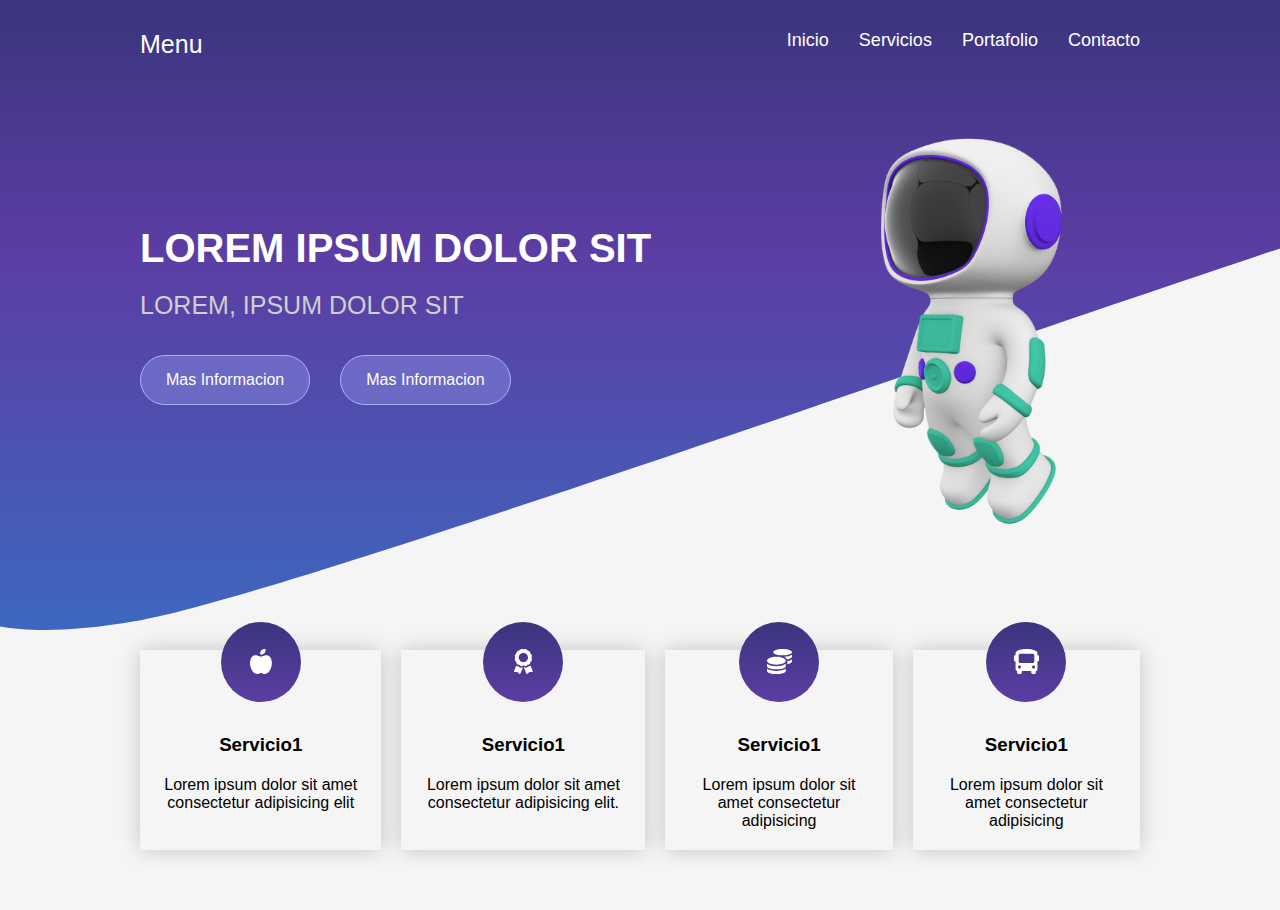
<file: Pagina web 2/index.html>
<!DOCTYPE html>
<html lang="en">
  <head>
    <meta charset="UTF-8" />
    <meta name="viewport" content="width=device-width, initial-scale=1.0" />
    <link rel="stylesheet" href="style.css" />
    <title>Prueba</title>
  </head>
  <body>
    <header class="header">
      <div class="menu container">
        <a href="" class="logo">Menu</a>
        <input type="checkbox" class="" id="check" />
        <label for="check"><img src="./images/menu-btn.png" alt="" /></label>
        <nav class="navbar">
          <ul>
            <li><a href="">Inicio</a></li>
            <li><a href="">Servicios</a></li>
            <li><a href="">Portafolio</a></li>
            <li><a href="">Contacto</a></li>
          </ul>
        </nav>
      </div>
      <div class="header_container container">
        <div class="content">
          <h1>Lorem ipsum dolor sit</h1>
          <p>Lorem, ipsum dolor sit</p>
          <div class="group">
            <a href="" class="btn-1">Mas Informacion</a>
            <a href="" class="btn-1">Mas Informacion</a>
          </div>
        </div>
        <div class="container_img">
          <img src="./images/astronauta.png" alt="" />
        </div>
      </div>
    </header>
    <main class="services container">
      <div class="service">
        <img src="./images/icon1.svg" alt="" />
        <h3>Servicio1</h3>
        <p>Lorem ipsum dolor sit amet consectetur adipisicing elit</p>
      </div>

      <div class="service">
        <img src="./images/icon2.svg" alt="" />
        <h3>Servicio1</h3>
        <p>Lorem ipsum dolor sit amet consectetur adipisicing elit.</p>
      </div>

      <div class="service">
        <img src="./images/icon3.svg" alt="" />
        <h3>Servicio1</h3>
        <p>Lorem ipsum dolor sit amet consectetur adipisicing</p>
      </div>
      <div class="service">
        <img src="./images/icon4.svg" alt="" />
        <h3>Servicio1</h3>
        <p>Lorem ipsum dolor sit amet consectetur adipisicing</p>
      </div>
    </main>
  </body>
</html>
</file>
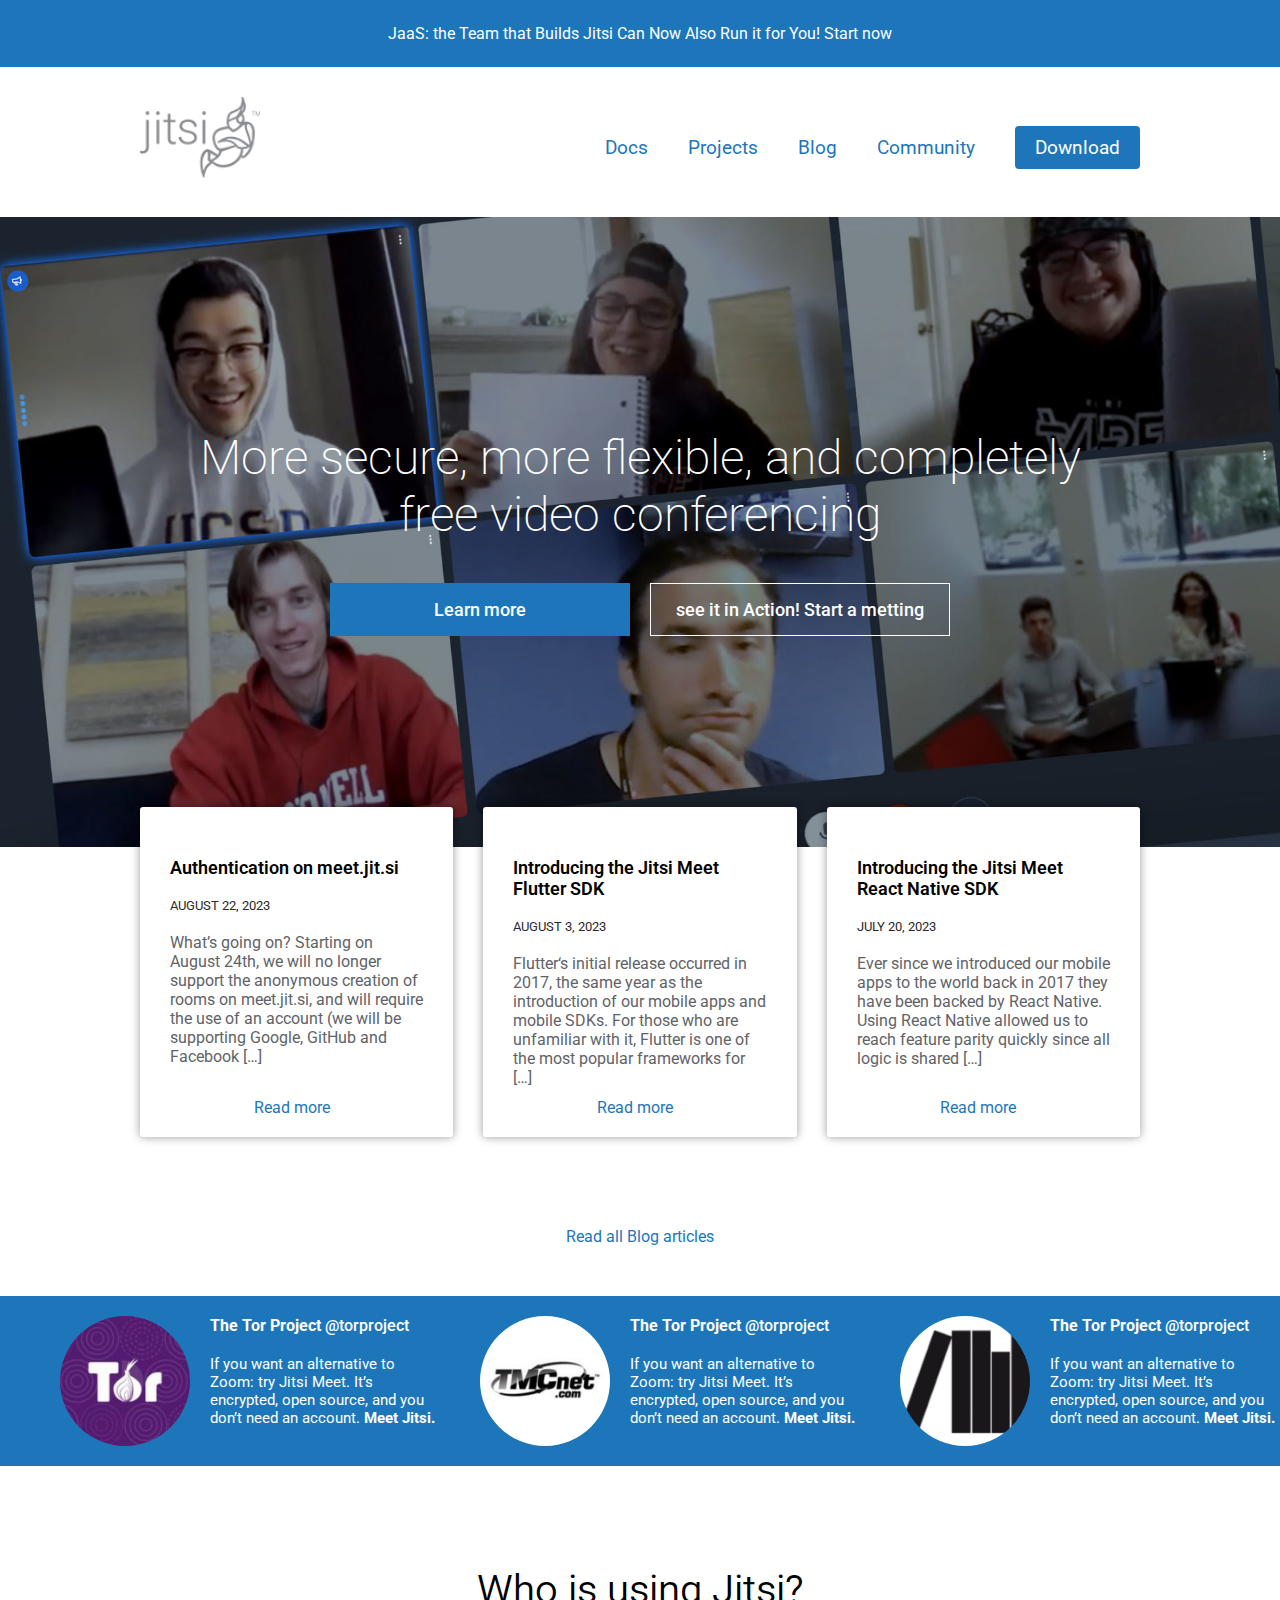
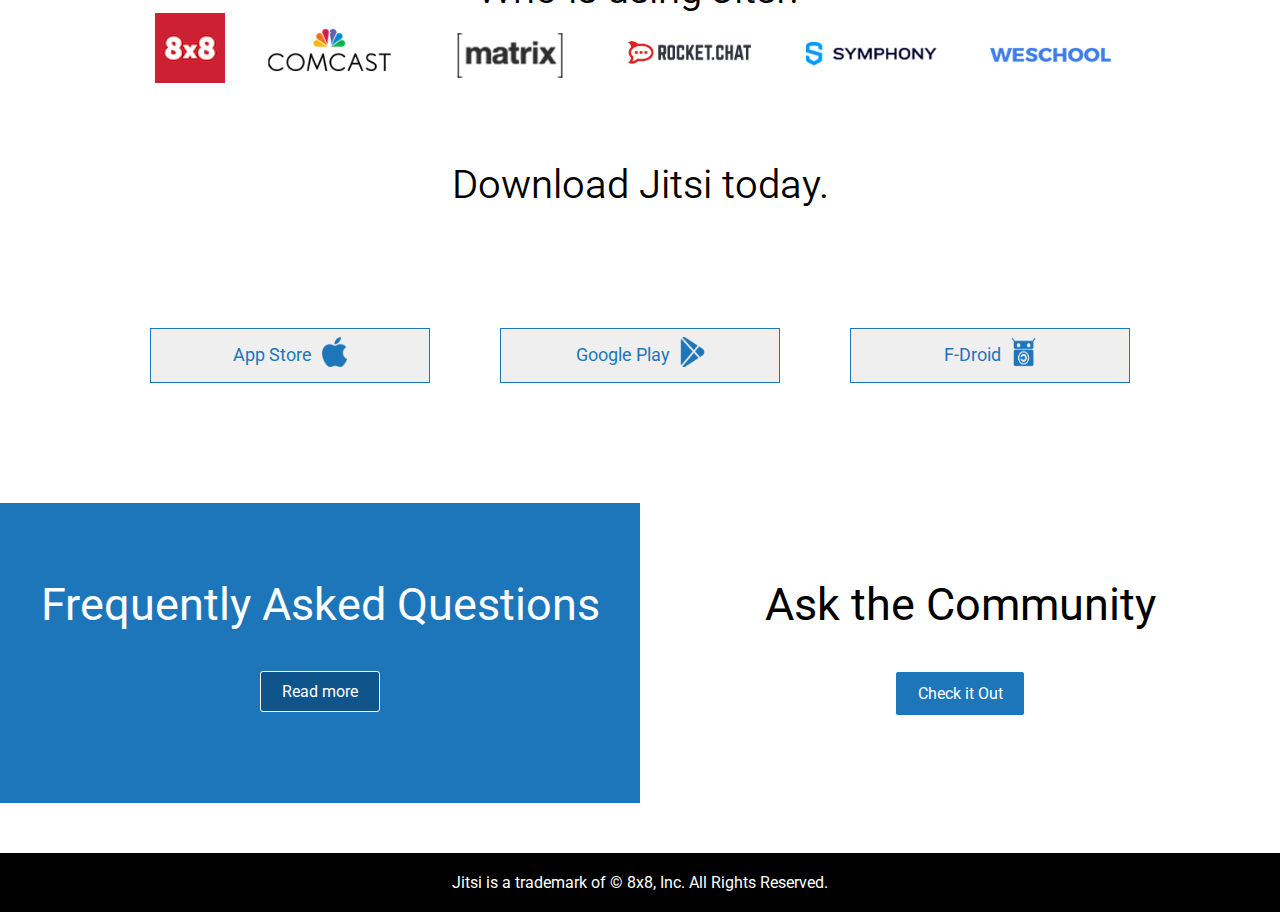
<file: pagina web 3/index.html>
<!DOCTYPE html>
<html lang="en">
  <head>
    <meta charset="UTF-8" />
    <meta name="viewport" content="width=device-width, initial-scale=1.0" />
    <link rel="stylesheet" href="./assets/css/style.css" />
    <title>Jetsi</title>
  </head>
  <body>
    <div class="header_head">
      <p class="container">
        JaaS: the Team that Builds Jitsi Can Now Also Run it for You!
        <a href="" class="start">Start now</a>
      </p>
    </div>
    <header class="header">
      <div class="menu">
        <div class="container">
          <a href="" class="logo"><img src="./assets/img/logo.png" alt="" /></a>
          <input type="checkbox" id="check">
          <label for="check" class="icono"><img src="./assets/img/menu-btn.png" alt=""></label>

          <nav class="navbar">
            <ul>
              <li><a href="">Docs</a></li>
              <li><a href="">Projects</a></li>
              <li><a href="">Blog</a></li>
              <li><a href="">Community</a></li>
              <li><a href="" class="btn_3">Download</a></li>
            </ul>
          </nav>
        </div>
      </div>
      <div class="header_content">
        <div class="content_bg">
          <h1>
            More secure, more flexible, and completely free video conferencing
          </h1>
          <div class="buttons">
            <button class="btn">Learn more</button>
            <button class="btn btn_2">see it in Action! Start a metting</button>
          </div>
        </div>
      </div>
    </header>

    <main>
      <div class="cards container">
        <div class="card">
          <h1 class="card_title">Authentication on meet.jit.si</h1>
          <p class="card_subtitle">AUGUST 22, 2023</p>
          <p class="card_content">
            What’s going on? Starting on August 24th, we will no longer support
            the anonymous creation of rooms on meet.jit.si, and will require the
            use of an account (we will be supporting Google, GitHub and Facebook
            […]
          </p>
          <div class="mores">
            <a href="" class="more">Read more </a>
          </div>
        </div>
        <div class="card">
          <h1 class="card_title">Introducing the Jitsi Meet Flutter SDK</h1>
          <p class="card_subtitle">AUGUST 3, 2023</p>
          <p class="card_content">
            Flutter‘s initial release occurred in 2017, the same year as the
            introduction of our mobile apps and mobile SDKs. For those who are
            unfamiliar with it, Flutter is one of the most popular frameworks
            for […]
          </p>
          <div class="mores">
            <a href="" class="more">Read more </a>
          </div>
        </div>
        <div class="card">
          <h1 class="card_title">
            Introducing the Jitsi Meet React Native SDK
          </h1>
          <p class="card_subtitle">JULY 20, 2023</p>
          <p class="card_content">
            Ever since we introduced our mobile apps to the world back in 2017
            they have been backed by React Native. Using React Native allowed us
            to reach feature parity quickly since all logic is shared […]
          </p>
          <div class="mores">
            <a href="" class="more">Read more </a>
          </div>
        </div>
      </div>
      <section class="reads">
        <a href="">Read all Blog articles</a>
      </section>

      <section class="apps">
        <div class="apps_content container">
            <div class="app">
                <img class="app_logo"  src="./assets/img/tor.jpeg" alt="">
                <div class="app_content">
                    <h4>The Tor Project <a <a class="color" href="">@torproject</a> </h4>
                    <p>If you want an alternative to Zoom: try Jitsi Meet. It’s encrypted, open source, and you don’t need an account. <span class="bold">Meet Jitsi.</span></p>
                </div>
    
            </div>

            <div class="app">
                <img class="app_logo"  src="./assets/img/tmc.jpeg" alt="">
                <div class="app_content">
                    <h4>The Tor Project <a href="" <a class="color"> @torproject</a></h4>
                    <p>If you want an alternative to Zoom: try Jitsi Meet. It’s encrypted, open source, and you don’t need an account. <span class="bold">Meet Jitsi.</span></p>
                </div>
    
            </div>
            <div class="app">
                <img class="app_logo" src="./assets/img/lang.png" alt="">
                <div class="app_content">
                    <h4>The Tor Project <a class="color" href=""> @torproject</a> </h4>
                    <p>If you want an alternative to Zoom: try Jitsi Meet. It’s encrypted, open source, and you don’t need an account. <span class="bold">Meet Jitsi.</span></p>
                </div>
    
            </div>
        </div>
      

      </section>
      <h2>Who is using Jitsi?</h2>
      <section class="marcas container">
        <a href=""><img class="logo1" src="./assets/img/8x8.png" alt=""></a>
        <a href=""><img src="./assets/img/user-comcast.png" alt=""></a>
        <a href=""><img src="./assets/img/user-matrix-1.png" alt=""></a>
        <a href=""><img src="./assets/img/user-rocket.png" alt=""></a>
        <a href=""><img src="./assets/img/user-symphony.png" alt=""></a>
        <a href=""><img src="./assets/img/user-weschool.png" alt=""></a>
      
      </section>
      <h2>Download Jitsi today.</h2>
      <section class="downloads">
        
        <div class="container">
            <button> <p>App Store</p> <img class="plays" src="./assets/img/download-apple.png" alt=""></button>
            <button><p>Google Play </p> <img  class="plays" src="./assets/img/35-google-play-icon.png" alt=""></button>
            <button><p>F-Droid </p> <img  class="plays" src="./assets/img/35-FDroid-icon-blue.png" alt=""></button>

        </div>


      </section>
      <section class="akeds">

        <div class="aks">
            <h2>Frequently Asked Questions</h2>
            <a href="" class="read_btn">Read more</a>
        </div>
        <div class="ask2">
            <h2>Ask the Community</h2>
            <a href="" class="read_btn_2">Check it Out</a>
        </div>

      </section>
     
    </main>
    <footer>
        <p>Jitsi is a trademark of © 8x8, Inc.  All Rights Reserved.</p>
      </footer>
      <script src="./assets/js/app.js"></script>
  </body>
</html>
</file>
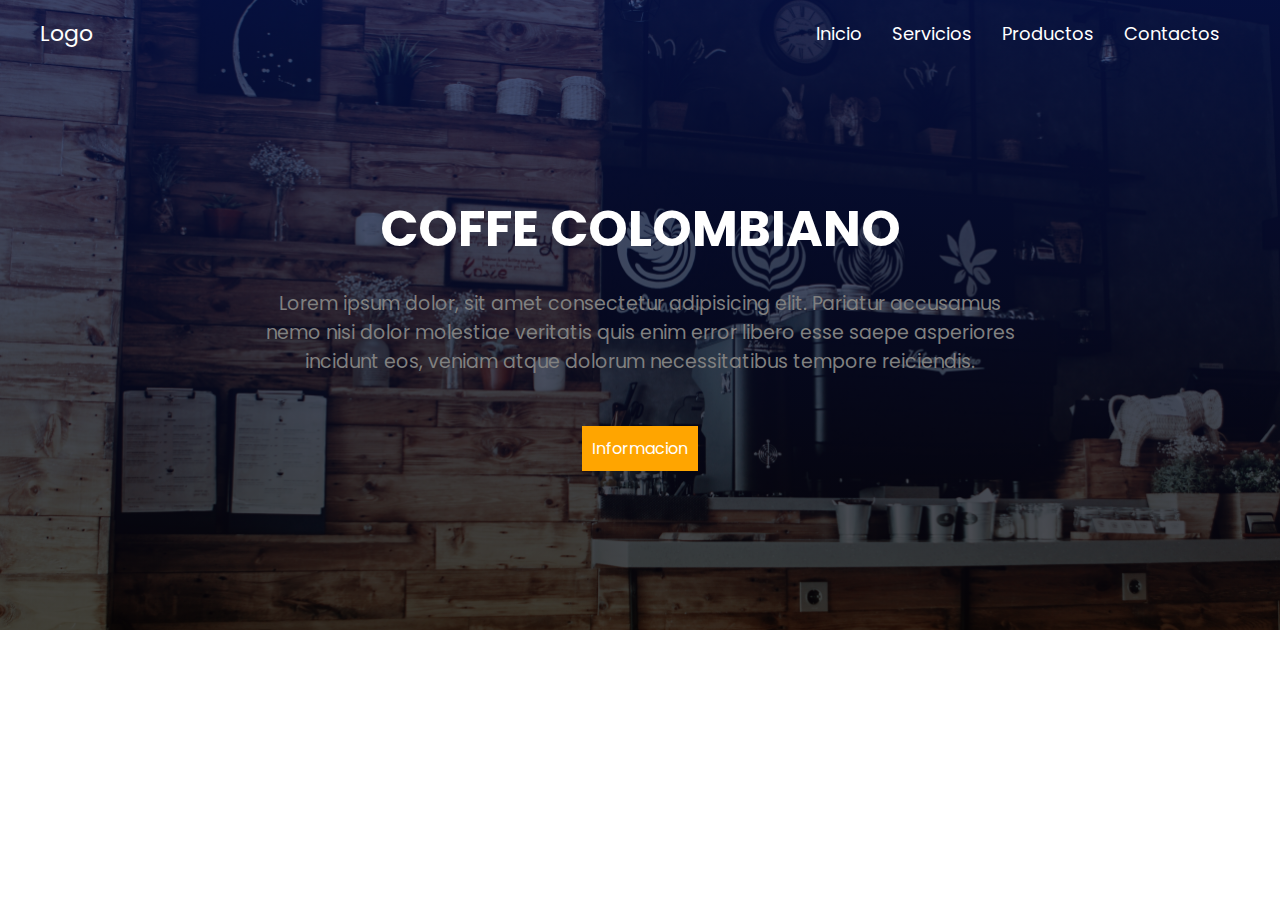
<file: prueba/index.html>
<!DOCTYPE html>
<html lang="en">
  <head>
    <meta charset="UTF-8" />
    <meta name="viewport" content="width=device-width, initial-scale=1.0" />
    <title>Coffe</title>
    <link rel="stylesheet" href="style.css" />
  </head>
  <body>
    <header class="header">
      <div class="menu container">
        <a href="#" class="logo">Logo</a>
        <input type="checkbox" name="" id="check" />
        <label for="check"><img src="./images/menu.png" alt="" /></label>

        <nav class="navbar">
          <ul>
            <li><a href="">Inicio</a></li>
            <li><a href="">Servicios</a></li>
            <li><a href="">Productos</a></li>
            <li><a href="">Contactos</a></li>
          </ul>
        </nav>
      </div>
      <div class="header_content container">
        <h1>Coffe Colombiano</h1>
        <p>
          Lorem ipsum dolor, sit amet consectetur adipisicing elit. Pariatur
          accusamus nemo nisi dolor molestiae veritatis quis enim error libero
          esse saepe asperiores incidunt eos, veniam atque dolorum
          necessitatibus tempore reiciendis.
        </p>
        <a href="" class="btn-1">Informacion</a>
      </div>
    </header>
  </body>
</html>
</file>
<file: Pagina web 2/style.css>
* {
  padding: 0;
  margin: 0;
  box-sizing: border-box;
  list-style: none;
  text-decoration: none;
  font-family: sans-serif;
}
.container {
  max-width: 1000px;
  margin: 0 auto;
}
body {
  background-color: #f5f5f5;
}
.header {
  background: url(./images/hero.svg);
  background-position: center bottom;
  background-repeat: no-repeat;
  background-size: cover;
  min-height: 70vh;
  display: flex;
  align-items: center;
}
.menu {
  position: absolute;
  top: 10px;
  left: 0;
  right: 0;
  display: flex;
  justify-content: space-between;
  z-index: 1000;
  padding: 20px 0;
}
#check {
  display: none;
}
.logo {
  color: #ffff;
  font-size: 25px;
}
.menu label img {
  width: 25px;
}
.navbar ul {
  display: flex;
  gap: 30px;
}
.navbar ul li a {
  color: #ffff;
  font-size: 18px;
}
.header_container {
  width: 100%;
  display: flex;
  justify-content: space-between;
  align-items: center;
}
.menu label img {
  display: none;
}
.container_img img {
  padding: 50px;
  display: block;
  width: 320px;
}
.content h1 {
  color: #fff;
  font-size: 40px;
  margin-bottom: 20px;
  text-transform: uppercase;
}
.content p {
  color: rgb(207, 207, 207);
  text-transform: uppercase;
  font-size: 25px;
}
.group {
  display: flex;
  gap: 20px;
}

.group a {
  display: inline-block;
  background-color: rgba(170, 177, 255, 0.3);
  border: 1px solid #aab1ff;
  margin: 35px 10px 0px 0px;
  padding: 15px 25px;
  color: #ffff;
  border-radius: 25px;
}
.services {
  display: flex;
  flex-direction: row;
  justify-content: space-between;
  gap: 20px;
  
  margin-top: 20px;
  margin-bottom: 60px;
}
.service {
  box-shadow: 0px 0px 20px rgba(0, 0, 0, 0.2);
  text-align: center;
}
.service img {
  display: inline-block;
  position: relative;
  top: -28px;
}
.service p {
  display: inline-block;
  padding: 20px;
}
@media (max-width: 950px) {
  .menu {
    padding: 20px;
  }
  .menu label img {
    display: initial;
  }
  .navbar {
    position: absolute;
    top: 100%;
    left: 0;
    right: 0;
    display: none;

    background-color: rgba(170, 177, 255, 0.9);
  }
  .navbar ul {
    flex-direction: column;
    text-align: center;
    padding: 30px;
  }

  #check:checked ~ .navbar {
    display: initial;
  }
  .header_container{
    padding: 20px;
  }
  .services{
    padding: 20px;
  }
}

@media screen and (max-width: 600px) {
  .header_container {
    justify-content: center;
    align-items: center;
    position: relative;
    left: -78px;
    flex-direction: column;
    margin: 120px;
  }
  .content {
    width: 100%;
    padding: 0;
    margin: 0;
    text-align: center;
  }
  .group {
    width: 100%;
    padding: 0;
    margin: 0;
  }
  .group a {
    width: 180px;
  }

  .services {
    width: 100%;
    justify-content: center;
    margin: 0 auto;
    text-align: center;
    flex-direction: column;
   
  }
}
</file>
<file: pagina web 3/assets/css/style.css>
@import url("https://fonts.googleapis.com/css2?family=Roboto:ital,wght@0,100;0,300;0,400;0,500;1,100;1,300;1,400&display=swap");

* {
  padding: 0;
  margin: 0;
  box-sizing: border-box;
  font-family: "Roboto", sans-serif;
  text-decoration: none;
}
.header {
  
  overflow: hidden;
  min-height: 70vh;
}

:root {
  --bg-primary: #1d76ba;
}
.menu {
  position: fixed;
  width: 100%;
  height: 140px;
  transition: all 300ms ease-in-out;
  background-color: white;
 

  z-index: 999;
}
.logo{
    display: inline-block;
    line-height:150px;
    margin-top: 50px;

}
.menu .container {
  max-width: 1000px;
  margin: 0 auto;
  display: flex;
  align-items: center;
  justify-content: space-between;
  margin-top: -20px;
}
.btn_3 {
  background-color: var(--bg-primary);
  color: white !important;
  width: 150px;
  padding: 10px 20px;
  border-radius: 4px;
}
.logo img {
  width: 120px;
}
.start {
  position: relative;
  color: white;
}
.start::after {
  content: "";
  background-color: white;
  width: 50px;
  height: 2px;
}
.header_head {
  position: absolute;
  top: 0;
  left: 0;
  right: 0;
  z-index: 1;
  text-align: center;
  background-color: var(--bg-primary);
  color: #fff;
  height: 67px;
  line-height: 67px;
  position: static;
  top: 0;
}
.header_head p a {
  text-decoration: double !important;
}

.navbar ul {
  display: flex;
  list-style: none;
  gap: 40px;
}
.navbar ul li a {
  color: var(--bg-primary);
  font-size: 19px;
}
.header_content {
  background: url("../img/bg.jpg");
  min-height: 70vh;
  background-size: cover;
  margin-top: 150px;
  display: flex;
  justify-content: center;
  align-items: center;
}
.container {
  max-width: 1000px;
  margin: 0 auto;
}
.content_bg {
  width: 100%;
  height: 100%;
  color: white;
  font-weight: 200;
  display: flex;
  flex-direction: column;
  justify-content: center;
  align-items: center;
  gap: 40px;
}
.content_bg h1 {
  text-align: center;
  width: 900px;
  font-weight: 200;
  font-size: 48px;
}
.buttons {
  display: flex;
  gap: 20px;
  flex-wrap: wrap;
  justify-content: center;
}
.btn {
  background-color: var(--bg-primary);
  width: 300px;
  border: none;
  color: white;
  padding: 15px;
  font-size: 18px;
  cursor: pointer;
  font-weight: 500;
}
.btn_2 {
  background-color: transparent;
  border: 1px solid white;
}
.btn_2:hover {
  background-color: white;
  color: var(--bg-primary);
}

.cards {
  position: relative;
  top: -40px;
  display: flex;
  gap: 30px;
  justify-content: space-between;
}
.card {
  position: relative;
  background-color: white;
  width: 700px;
  padding: 30px;

  border-radius: 3px;
  box-shadow: 0px 0px 10px rgba(0, 0, 0, 0.4);
}
.card_title {
  font-size: 18px;
  font-weight: 600;
  padding-top: 20px;
}
.card_subtitle {
  font-size: 13px;
  font-weight: 400;
  color: rgb(44, 42, 42);
  padding-top: 20px;
}
.card_content {
  font-size: 16px;
  margin-top: 20px;
  margin-bottom: 20px;
  color: #5f6368;
}
.mores {
  width: 100%;
  position: absolute;
  text-align: center;
  left: -5px;
  bottom: 20px;
}
.more {
  color: var(--bg-primary);
}
.icono{
    background-color: #1d76ba;
    display: none;
}
#check{
    display: none;
}
.icono img{
width: 20px;
cursor: pointer;

}

.reads {
  text-align: center;
}
.reads a {
  display: inline-block;
  color: var(--bg-primary);
  margin: 50px 0;
}
.apps {
  background-color: var(--bg-primary);
  margin-bottom: 100px;
 
  display: flex;
  justify-content: center;
  align-items: center;
}
.apps .container {
  max-width: 1200px;
}
.apps_content {
  display: flex;
  flex-direction: row;

  justify-content: space-between;
}
.app {
  display: flex;
  flex-direction: row;

  gap: 20px;
  padding: 20px;
}
.app_logo {
  width: 20%;
  border-radius: 50%;
  width: 130px;
  height: 130px;
}
.app_content {
  width: 75%;

  color: white;
}
.color {
  color: white;
  font-weight: 500;
}
.app_content p {
  font-size: 15px;
  width: 230px;
  margin-top: 20px;
}
.bold {
  font-weight: bold;
}
.marcas {
  display: flex;
  justify-content: space-around;
}
.marcas .container {
  max-width: 1200px;
}

.marcas a img {
  width: 150px;
}
.logo1 {
  width: 70px !important;
}

.downloads {
  margin: 120px 0;
  display: flex;
}
.downloads .container {
  display: flex;
  gap: 70px;
  

}
.downloads button {
  width: 280px;
  padding: 15px;
  color: #1d76ba;
  border: 1px solid var(--bg-primary);
  font-size: 18px;
  cursor: pointer;
  display: flex;
  justify-content: center;
}

.plays {
  display: inline-block;
  width: 25px;
  margin-top: -7px;
  margin-left: 10px;
}
h2 {
  text-align: center;
  font-weight: 350;
  font-size: 40px;
  margin-top: 60px;
}
.akeds {
  display: flex;
  width: 100%;
  margin-bottom: 50px;
  height: 300px;
 
}
.aks {
  width: 50%;
  background-color: var(--bg-primary);
  text-align: center;
}
.aks h2 {
  font-size: 45px;
  text-align: center;
  color: white;
  font-weight: 400;
  margin-top: 75px;
}
.aks .read_btn {
  display: inline-block;
  width: 120px;
  padding: 10px;
  background-color: #0f548a;
  color: white;
  border: 1px solid white;
  margin-top: 40px;
  border-radius: 3px;
}
.ask2 {
  width: 50%;
  background-color: white;
  text-align: center;
}
.ask2 h2 {
  font-weight: 400;
  font-size: 45px;
  margin-top: 75px;
}

.read_btn_2 {
  display: inline-block;
  width: 130px;
  padding: 12px 20px;
  background-color: #0f548a;
  color: white;
  border: 1px solid white;
  margin-top: 40px;
  border-radius: 3px;
  background-color: var(--bg-primary);
}
footer {
  text-align: center;
  padding: 20px;
  background-color: black;
  color: white;
}

@media screen and (max-width: 1200px) {
  .apps {
    overflow: hidden;
  }
  .apps .container {
    max-width: 900px;
  }
  .app_content p {
    width: 200px;
  }
}

@media screen and (max-width: 900px) {
  
    .navbar{
        position: absolute;
        top: 120px;
        left: 0;
        right: 0;
        text-align: center;
        background-color: black;
        display: none;

    }
    .icono{
        display: initial;
        padding-right: 50px;
    }
    .icono img{
       width: 40px;
    }
    .logo{
        width: 40px;

    }
    .menu .container{
        display: flex;
        justify-content: space-around;
        gap: 220px;
        width: 100%;
        padding: 0 40px;
    }
    .navbar ul{
        flex-direction: column;
        padding: 40px;
    }
    #check:checked ~ .navbar {
        display: initial;
    }

    .menu {
     width: 100vw;
    }
    .downloads .container{
        flex-direction: column;
    }
    .akeds{
        display: flex;
        flex-direction: column;
        width: 100%;
        height: 400px;
    }
    .aks{
        width: 100%;
        height: 400px;
    }
    .ask2{
        width: 100%;
        height: 400px;

    }
    .content_bg h1{
        font-size: 25px;
        text-wrap: wrap;
    }
    .apps{
        padding: 20px;
    }
   
    .apps_content{
        flex-direction: column;
        width: 100%;
        
    }
    .app_content{
        width: 100%;
      
    }
    .app_content p{
        width: 100%;
    }
    .app{
        width: 100%;

        justify-content: space-between;
    }
    .marcas{
        flex-direction: column;
        justify-content: center;
        align-items: center;
    }
    .cards{
        flex-direction: column;
        padding: 40px;
       
    }
    .card{
        width: 100%;
        padding: 20px;
    }
    footer{
        position: absolute;
       left: 0;
       right: 0;
       padding-top: 100px;
    }
    
  }
</file>
<file: prueba/style.css>
@import url("https://fonts.googleapis.com/css2?family=Poppins:wght@200;300;400;700;800&display=swap");

* {
  padding: 0;
  margin: 0;
  font-family: "Poppins", sans-serif;
  list-style: none;
  text-decoration: none;
}

.container {
  max-width: 1200px;
  margin: 0 auto;
}
.header {
  background: linear-gradient(rgba(0, 18, 81, 0.7), rgba(0, 0, 0, 0.7)),
    url(./images/bg.jpg);
  min-height: 70vh;
  background-position: center bottom;
  background-repeat: no-repeat;
  background-size: cover;
  width: 100%;
  display: flex;
  align-items: center;
}
.menu {
  position: absolute;
  top: 0;
  right: 0;
  left: 0;
  display: flex;
  justify-content: space-between;
  align-items: center;
}
.logo {
  font-size: 22px;
  color: #ffff;
}
.menu label img {
  width: 25px;
}
.navbar ul {
  display: flex;
  padding: 20px;
  gap: 30px;
}
.navbar ul li a {
  color: #ffff;
  font-size: 18px;
}
.header_content {
  text-align: center;
  margin-top: 30px;
}
.header_content h1 {
  color: #ffff;
  text-transform: uppercase;
  font-size: 50px;
  line-height: 80px;
  margin-bottom: 20px;
}
.header_content p {
  color: grey;
  font-size: 19px;
  margin-bottom: 50px;
  padding: 0 225px;
}
.header_content a {
  display: inline-block;
  background-color: orange;
  color: #fff;
  padding: 10px;
}

#check {
  display: none;
}

.menu label {
  display: none;
}

@media (max-width: 800px) {
  .menu {
    padding: 30px;
  }
  .menu label {
    display: initial;
  }
  .navbar {
    position: absolute;
    top: 100%;
    left: 0;
    right: 0;
    display: none;
    background-color: rgba(0, 0, 0, 0.8);
  }
  .navbar ul {
    flex-direction: column;
    text-align: center;
  }

  #check:checked ~ .navbar {
    display: initial;
  }
  .header{
    min-height: 0vh;
  }
  .header_content {
    padding: 100px 30px;
  }
   .header_content p{
    padding: 10px;

   }
}
</file>
